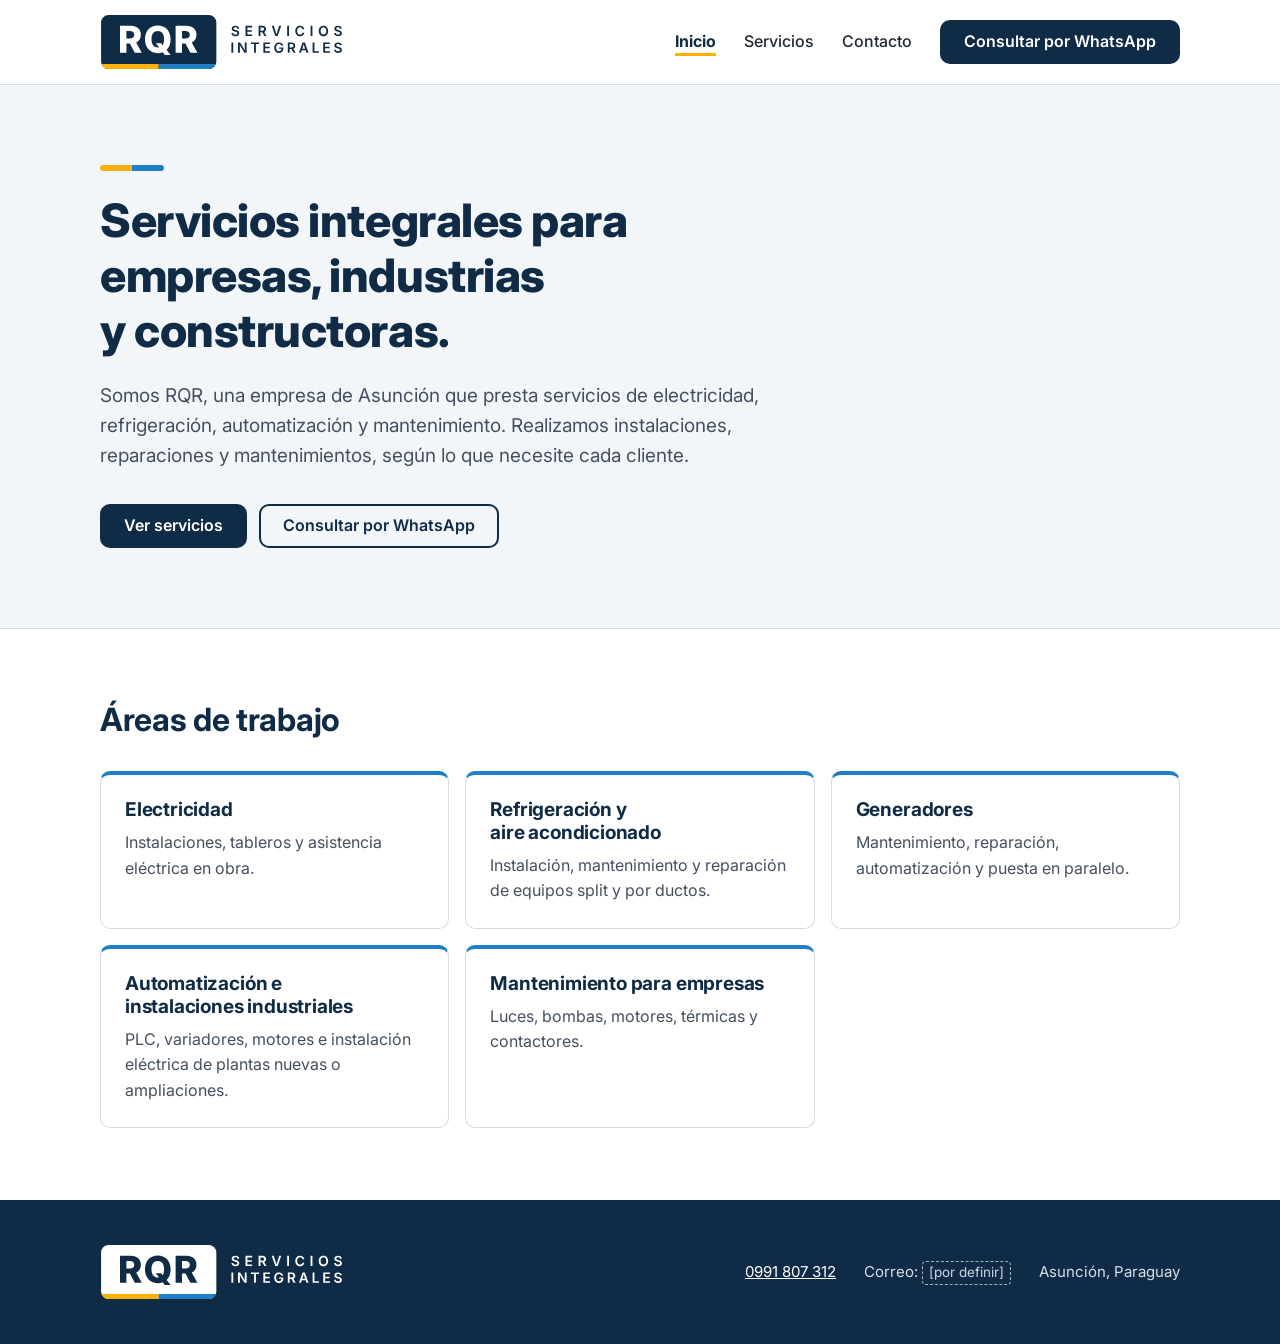
<file: index.html>
<!doctype html>
<html lang="es-PY">
<head>
<meta charset="utf-8">
<meta name="viewport" content="width=device-width, initial-scale=1">
<title>RQR | Servicios integrales, generadores y automatización</title>
<meta name="description" content="Somos una empresa que brinda servicios integrales de electricidad, refrigeración, generadores y automatización para empresas, industrias y constructoras. Asunción, Paraguay.">
<link rel="icon" href="logos/RQR_icono-R_color.svg" type="image/svg+xml">
<link rel="icon" href="logos/RQR_icono-R_color.png" type="image/png">
<link rel="apple-touch-icon" href="logos/RQR_icono-R_color.png">
<link rel="preconnect" href="https://fonts.googleapis.com">
<link rel="preconnect" href="https://fonts.gstatic.com" crossorigin>
<link href="https://fonts.googleapis.com/css2?family=Inter:wght@400;500;600;700;800&display=swap" rel="stylesheet">
<link rel="stylesheet" href="estilos.css">
<script src="menu.js" defer></script>
</head>
<body>

<header class="encabezado">
  <div class="contenedor">
    <a class="logo" href="index.html"><img src="logos/RQR_logo_color.svg" alt="RQR Servicios integrales, ir a Inicio" width="451" height="104"></a>
    <button class="abrir-menu" type="button" aria-label="Menú" aria-expanded="false" aria-controls="menu">
      <svg viewBox="0 0 24 24" fill="none" stroke="currentColor" stroke-width="2" stroke-linecap="round"><path d="M4 7h16M4 12h16M4 17h16"/></svg>
    </button>
    <nav class="menu" id="menu" aria-label="Páginas">
      <a href="index.html" aria-current="page">Inicio</a>
      <a href="servicios.html">Servicios</a>
      <a href="contacto.html">Contacto</a>
      <a class="boton" href="https://wa.me/595991807312?text=Hola%2C%20quisiera%20consultar%20por%20un%20servicio." target="_blank" rel="noopener">Consultar por WhatsApp</a>
    </nav>
  </div>
</header>

<main>
  <section class="portada">
    <div class="contenedor">
      <span class="detalle" aria-hidden="true"></span>
      <h1>Servicios integrales para empresas, industrias y constructoras.</h1>
      <p>Somos RQR, una empresa de Asunción que presta servicios de electricidad, refrigeración, automatización y mantenimiento. Realizamos instalaciones, reparaciones y mantenimientos, según lo que necesite cada cliente.</p>
      <div class="acciones">
        <a class="boton" href="servicios.html">Ver servicios</a>
        <a class="boton boton-secundario" href="https://wa.me/595991807312?text=Hola%2C%20quisiera%20consultar%20por%20un%20servicio." target="_blank" rel="noopener">Consultar por WhatsApp</a>
      </div>
    </div>
  </section>

  <section class="seccion">
    <div class="contenedor">
      <h2 class="titulo-seccion">Áreas de trabajo</h2>
      <ul class="areas">
        <li><a href="servicios.html#electricidad"><h3>Electricidad</h3><p>Instalaciones, tableros y asistencia eléctrica en obra.</p></a></li>
        <li><a href="servicios.html#refrigeracion"><h3>Refrigeración y aire acondicionado</h3><p>Instalación, mantenimiento y reparación de equipos split y por ductos.</p></a></li>
        <li><a href="servicios.html#generadores"><h3>Generadores</h3><p>Mantenimiento, reparación, automatización y puesta en paralelo.</p></a></li>
        <li><a href="servicios.html#automatizacion"><h3>Automatización e instalaciones industriales</h3><p>PLC, variadores, motores e instalación eléctrica de plantas nuevas o ampliaciones.</p></a></li>
        <li><a href="servicios.html#mantenimiento"><h3>Mantenimiento para empresas</h3><p>Luces, bombas, motores, térmicas y contactores.</p></a></li>
      </ul>
    </div>
  </section>
</main>

<footer class="pie">
  <div class="contenedor">
    <img src="logos/RQR_logo_fondo-oscuro.svg" alt="RQR Servicios integrales" width="451" height="104">
    <ul>
      <li><a href="tel:+595991807312">0991 807 312</a></li>
      <li>Correo: <span class="pendiente">[por definir]</span></li>
      <li>Asunción, Paraguay</li>
    </ul>
  </div>
</footer>

</body>
</html>
</file>
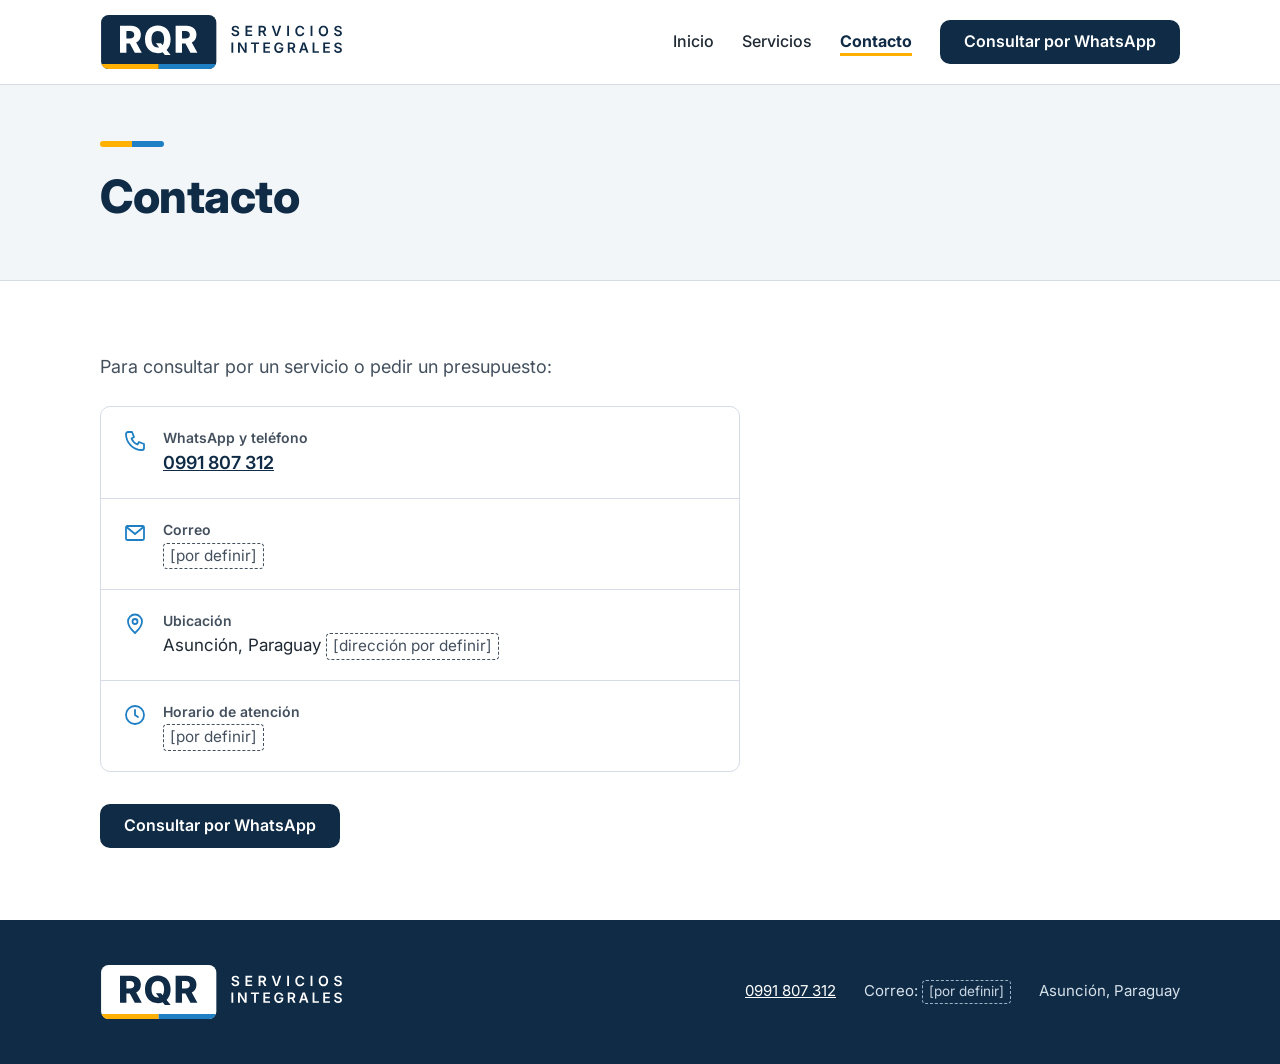
<file: contacto.html>
<!doctype html>
<html lang="es-PY">
<head>
<meta charset="utf-8">
<meta name="viewport" content="width=device-width, initial-scale=1">
<title>Contacto | RQR</title>
<link rel="icon" href="logos/RQR_icono-R_color.svg" type="image/svg+xml">
<link rel="icon" href="logos/RQR_icono-R_color.png" type="image/png">
<link rel="apple-touch-icon" href="logos/RQR_icono-R_color.png">
<link rel="preconnect" href="https://fonts.googleapis.com">
<link rel="preconnect" href="https://fonts.gstatic.com" crossorigin>
<link href="https://fonts.googleapis.com/css2?family=Inter:wght@400;500;600;700;800&display=swap" rel="stylesheet">
<link rel="stylesheet" href="estilos.css">
<script src="menu.js" defer></script>
</head>
<body>

<header class="encabezado">
  <div class="contenedor">
    <a class="logo" href="index.html"><img src="logos/RQR_logo_color.svg" alt="RQR Servicios integrales, ir a Inicio" width="451" height="104"></a>
    <button class="abrir-menu" type="button" aria-label="Menú" aria-expanded="false" aria-controls="menu">
      <svg viewBox="0 0 24 24" fill="none" stroke="currentColor" stroke-width="2" stroke-linecap="round"><path d="M4 7h16M4 12h16M4 17h16"/></svg>
    </button>
    <nav class="menu" id="menu" aria-label="Páginas">
      <a href="index.html">Inicio</a>
      <a href="servicios.html">Servicios</a>
      <a href="contacto.html" aria-current="page">Contacto</a>
      <a class="boton" href="https://wa.me/595991807312?text=Hola%2C%20quisiera%20consultar%20por%20un%20servicio." target="_blank" rel="noopener">Consultar por WhatsApp</a>
    </nav>
  </div>
</header>

<main>
  <section class="titulo-pagina">
    <div class="contenedor">
      <span class="detalle" aria-hidden="true"></span>
      <h1>Contacto</h1>
    </div>
  </section>

  <section class="seccion">
    <div class="contenedor">
      <p class="intro-contacto">Para consultar por un servicio o pedir un presupuesto:</p>
      <ul class="datos">
        <li>
          <svg viewBox="0 0 24 24" fill="none" stroke="currentColor" stroke-width="1.8" stroke-linejoin="round" aria-hidden="true"><path d="M5 3h4l2 5-2.5 1.5a11 11 0 0 0 6 6L16 13l5 2v4a2 2 0 0 1-2 2A16 16 0 0 1 3 5a2 2 0 0 1 2-2z"/></svg>
          <span><small>WhatsApp y teléfono</small><a href="tel:+595991807312">0991 807 312</a></span>
        </li>
        <li>
          <svg viewBox="0 0 24 24" fill="none" stroke="currentColor" stroke-width="1.8" stroke-linejoin="round" aria-hidden="true"><rect x="3" y="5" width="18" height="14" rx="1.5"/><path d="m3.5 6 8.5 7 8.5-7"/></svg>
          <!-- Cuando esté el correo: <a href="mailto:CORREO">CORREO</a> -->
          <span><small>Correo</small><span class="pendiente">[por definir]</span></span>
        </li>
        <li>
          <svg viewBox="0 0 24 24" fill="none" stroke="currentColor" stroke-width="1.8" aria-hidden="true"><path d="M12 21s-7-6.2-7-11.5a7 7 0 0 1 14 0C19 14.8 12 21 12 21z"/><circle cx="12" cy="9.5" r="2.5"/></svg>
          <span><small>Ubicación</small>Asunción, Paraguay <span class="pendiente">[dirección por definir]</span></span>
        </li>
        <li>
          <svg viewBox="0 0 24 24" fill="none" stroke="currentColor" stroke-width="1.8" stroke-linecap="round" aria-hidden="true"><circle cx="12" cy="12" r="9"/><path d="M12 7v5l3 2"/></svg>
          <span><small>Horario de atención</small><span class="pendiente">[por definir]</span></span>
        </li>
      </ul>
      <a class="boton" href="https://wa.me/595991807312?text=Hola%2C%20quisiera%20consultar%20por%20un%20servicio." target="_blank" rel="noopener">Consultar por WhatsApp</a>
    </div>
  </section>
</main>

<footer class="pie">
  <div class="contenedor">
    <img src="logos/RQR_logo_fondo-oscuro.svg" alt="RQR Servicios integrales" width="451" height="104">
    <ul>
      <li><a href="tel:+595991807312">0991 807 312</a></li>
      <li>Correo: <span class="pendiente">[por definir]</span></li>
      <li>Asunción, Paraguay</li>
    </ul>
  </div>
</footer>

</body>
</html>
</file>
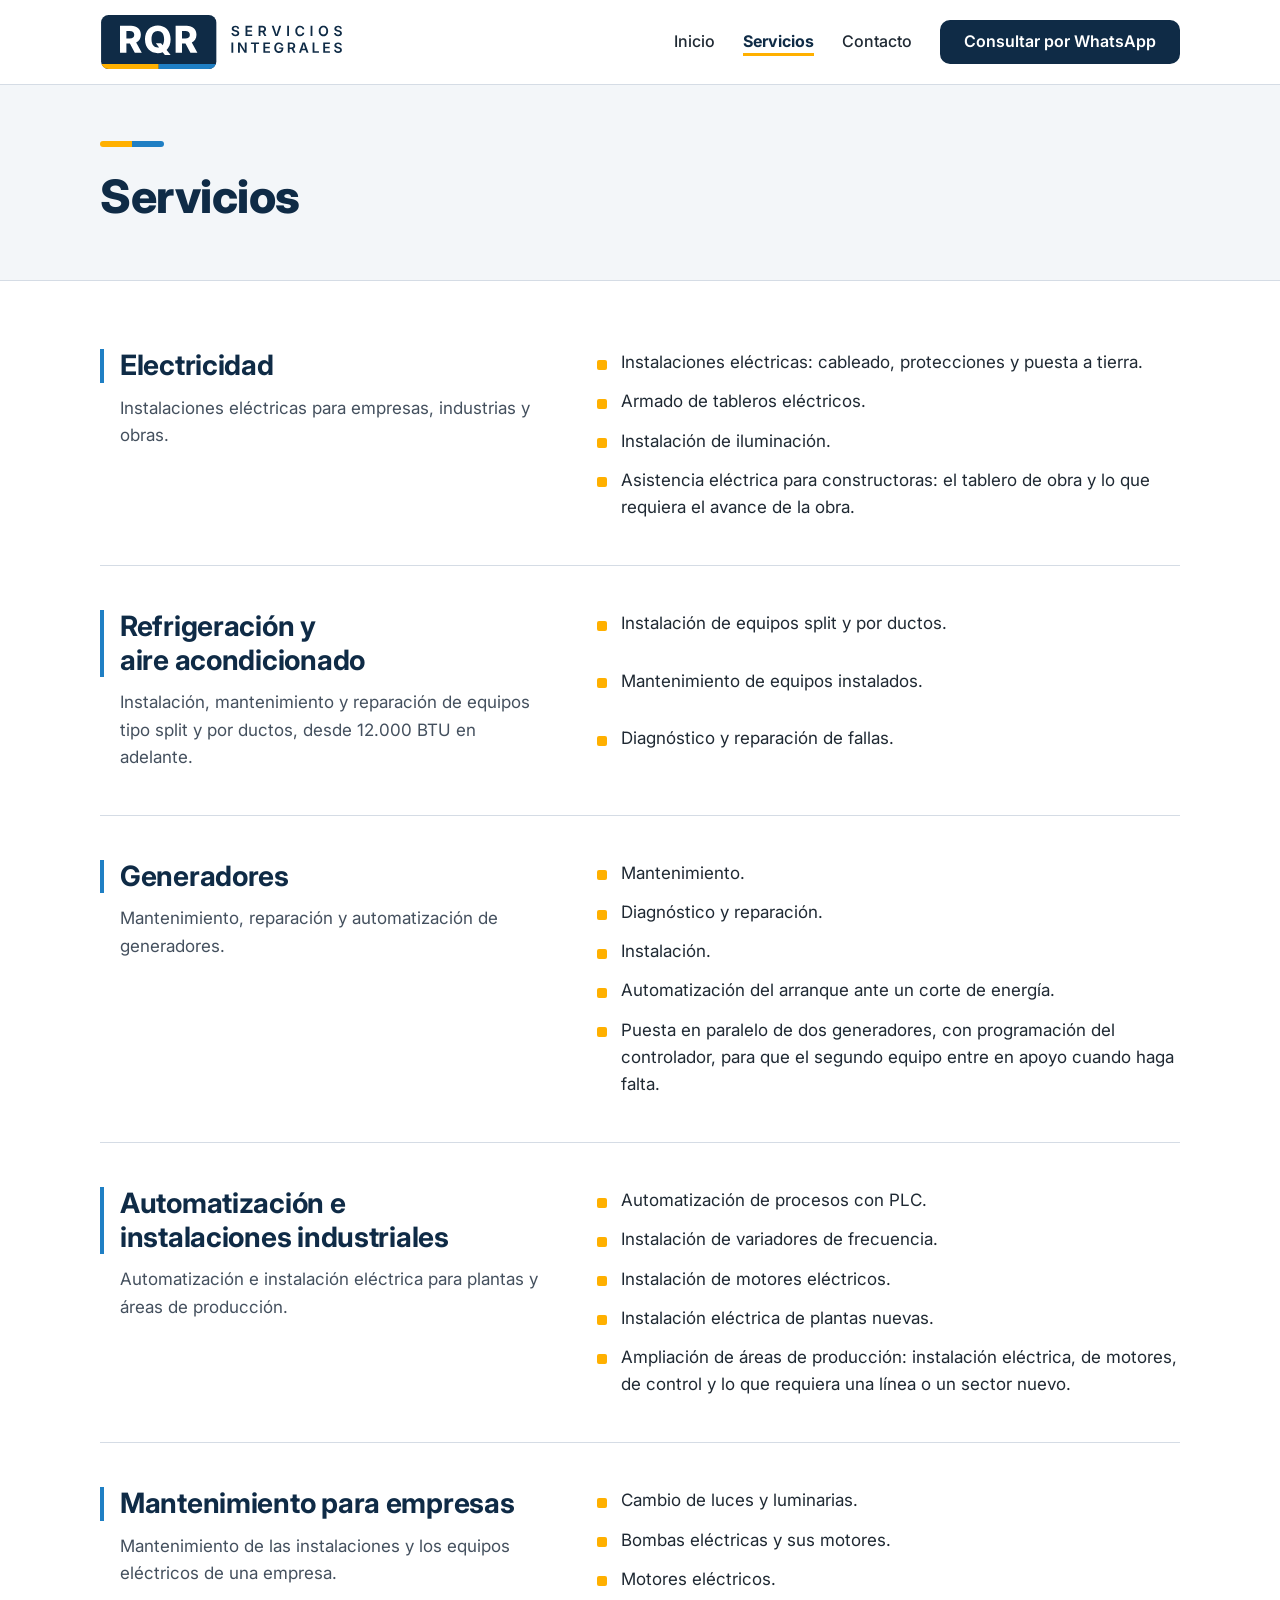
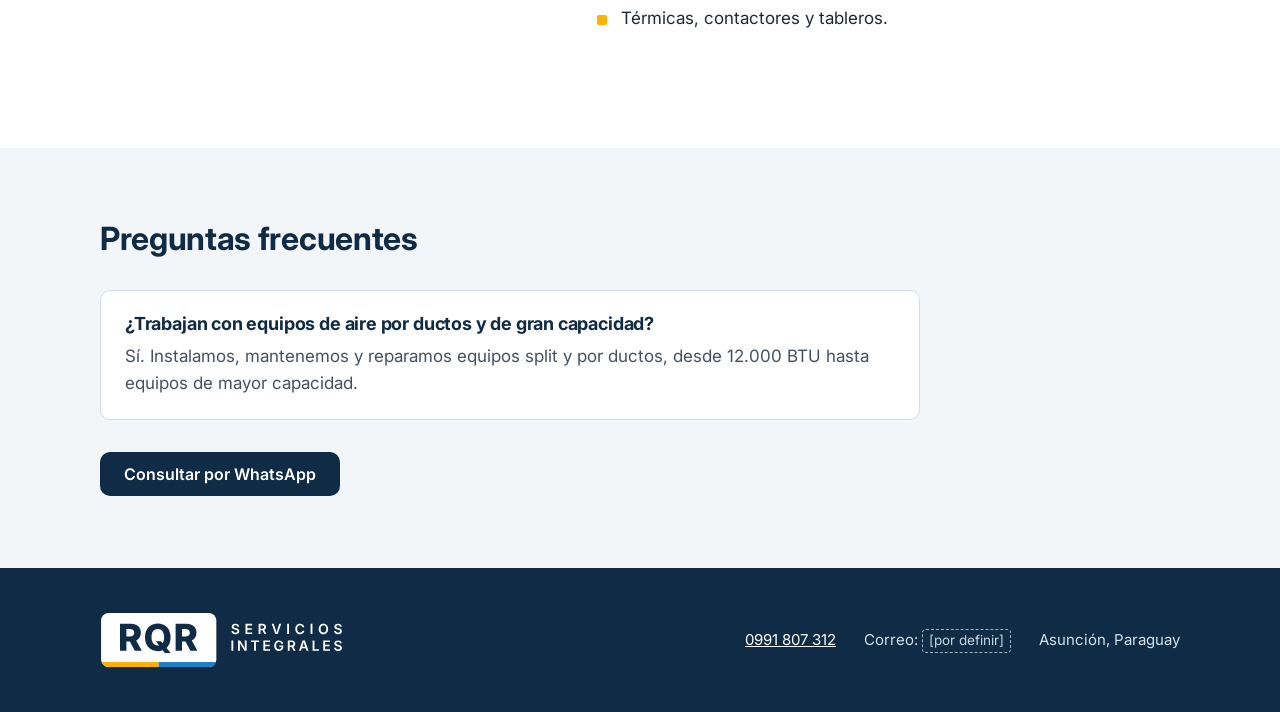
<file: servicios.html>
<!doctype html>
<html lang="es-PY">
<head>
<meta charset="utf-8">
<meta name="viewport" content="width=device-width, initial-scale=1">
<title>Servicios | RQR</title>
<meta name="description" content="Instalación, mantenimiento y reparación de sistemas eléctricos, de refrigeración, generadores y automatización.">
<link rel="icon" href="logos/RQR_icono-R_color.svg" type="image/svg+xml">
<link rel="icon" href="logos/RQR_icono-R_color.png" type="image/png">
<link rel="apple-touch-icon" href="logos/RQR_icono-R_color.png">
<link rel="preconnect" href="https://fonts.googleapis.com">
<link rel="preconnect" href="https://fonts.gstatic.com" crossorigin>
<link href="https://fonts.googleapis.com/css2?family=Inter:wght@400;500;600;700;800&display=swap" rel="stylesheet">
<link rel="stylesheet" href="estilos.css">
<script src="menu.js" defer></script>
</head>
<body>

<header class="encabezado">
  <div class="contenedor">
    <a class="logo" href="index.html"><img src="logos/RQR_logo_color.svg" alt="RQR Servicios integrales, ir a Inicio" width="451" height="104"></a>
    <button class="abrir-menu" type="button" aria-label="Menú" aria-expanded="false" aria-controls="menu">
      <svg viewBox="0 0 24 24" fill="none" stroke="currentColor" stroke-width="2" stroke-linecap="round"><path d="M4 7h16M4 12h16M4 17h16"/></svg>
    </button>
    <nav class="menu" id="menu" aria-label="Páginas">
      <a href="index.html">Inicio</a>
      <a href="servicios.html" aria-current="page">Servicios</a>
      <a href="contacto.html">Contacto</a>
      <a class="boton" href="https://wa.me/595991807312?text=Hola%2C%20quisiera%20consultar%20por%20un%20servicio." target="_blank" rel="noopener">Consultar por WhatsApp</a>
    </nav>
  </div>
</header>

<main>
  <section class="titulo-pagina">
    <div class="contenedor">
      <span class="detalle" aria-hidden="true"></span>
      <h1>Servicios</h1>
    </div>
  </section>

  <section class="seccion" style="padding-top:24px">
    <div class="contenedor">

      <article class="servicio" id="electricidad">
        <div>
          <h2>Electricidad</h2>
          <p class="resumen">Instalaciones eléctricas para empresas, industrias y obras.</p>
        </div>
        <ul>
          <li>Instalaciones eléctricas: cableado, protecciones y puesta a tierra.</li>
          <li>Armado de tableros eléctricos.</li>
          <li>Instalación de iluminación.</li>
          <li>Asistencia eléctrica para constructoras: el tablero de obra y lo que requiera el avance de la obra.</li>
        </ul>
      </article>

      <article class="servicio" id="refrigeracion">
        <div>
          <h2>Refrigeración y aire acondicionado</h2>
          <p class="resumen">Instalación, mantenimiento y reparación de equipos tipo split y por ductos, desde 12.000 BTU en adelante.</p>
        </div>
        <ul>
          <li>Instalación de equipos split y por ductos.</li>
          <li>Mantenimiento de equipos instalados.</li>
          <li>Diagnóstico y reparación de fallas.</li>
        </ul>
      </article>

      <article class="servicio" id="generadores">
        <div>
          <h2>Generadores</h2>
          <p class="resumen">Mantenimiento, reparación y automatización de generadores.</p>
        </div>
        <ul>
          <li>Mantenimiento.</li>
          <li>Diagnóstico y reparación.</li>
          <li>Instalación.</li>
          <li>Automatización del arranque ante un corte de energía.</li>
          <li>Puesta en paralelo de dos generadores, con programación del controlador, para que el segundo equipo entre en apoyo cuando haga falta.</li>
        </ul>
      </article>

      <article class="servicio" id="automatizacion">
        <div>
          <h2>Automatización e instalaciones industriales</h2>
          <p class="resumen">Automatización e instalación eléctrica para plantas y áreas de producción.</p>
        </div>
        <ul>
          <li>Automatización de procesos con PLC.</li>
          <li>Instalación de variadores de frecuencia.</li>
          <li>Instalación de motores eléctricos.</li>
          <li>Instalación eléctrica de plantas nuevas.</li>
          <li>Ampliación de áreas de producción: instalación eléctrica, de motores, de control y lo que requiera una línea o un sector nuevo.</li>
        </ul>
      </article>

      <article class="servicio" id="mantenimiento">
        <div>
          <h2>Mantenimiento para empresas</h2>
          <p class="resumen">Mantenimiento de las instalaciones y los equipos eléctricos de una empresa.</p>
        </div>
        <ul>
          <li>Cambio de luces y luminarias.</li>
          <li>Bombas eléctricas y sus motores.</li>
          <li>Motores eléctricos.</li>
          <li>Térmicas, contactores y tableros.</li>
        </ul>
      </article>

    </div>
  </section>

  <!-- Preguntas frecuentes: provisorio, Hugo las va a revisar -->
  <section class="seccion seccion-gris">
    <div class="contenedor">
      <h2 class="titulo-seccion">Preguntas frecuentes</h2>
      <div class="pregunta">
        <h3>¿Trabajan con equipos de aire por ductos y de gran capacidad?</h3>
        <p>Sí. Instalamos, mantenemos y reparamos equipos split y por ductos, desde 12.000 BTU hasta equipos de mayor capacidad.</p>
      </div>
      <div class="acciones" style="margin-top:32px">
        <a class="boton" href="https://wa.me/595991807312?text=Hola%2C%20quisiera%20consultar%20por%20un%20servicio." target="_blank" rel="noopener">Consultar por WhatsApp</a>
      </div>
    </div>
  </section>
</main>

<footer class="pie">
  <div class="contenedor">
    <img src="logos/RQR_logo_fondo-oscuro.svg" alt="RQR Servicios integrales" width="451" height="104">
    <ul>
      <li><a href="tel:+595991807312">0991 807 312</a></li>
      <li>Correo: <span class="pendiente">[por definir]</span></li>
      <li>Asunción, Paraguay</li>
    </ul>
  </div>
</footer>

</body>
</html>
</file>
<file: estilos.css>
/* RQR · Servicios integrales — estilos compartidos por las tres páginas */
:root{
  --marino:#0F2B46;   /* títulos, botones, pie */
  --azul:#1F7FC4;     /* líneas y detalles (no para texto chico sobre blanco) */
  --ambar:#FFB000;    /* solo detalles gráficos, nunca texto */
  --grafito:#44505E;  /* textos secundarios */
  --texto:#1F2933;    /* texto principal */
  --fondo:#F3F6F9;
  --fondo-2:#EEF1F5;
  --linea:#D5DCE5;
  --blanco:#FFFFFF;
  --letra:"Inter",-apple-system,"Segoe UI",Roboto,Helvetica,Arial,sans-serif;
}
*{box-sizing:border-box;}
html{scroll-behavior:smooth; scroll-padding-top:96px;}
body{margin:0; background:var(--blanco); color:var(--texto); font-family:var(--letra); font-size:17px; line-height:1.6; -webkit-font-smoothing:antialiased;}
img{display:block; max-width:100%;}
a{color:var(--marino);}
.contenedor{max-width:1120px; margin:0 auto; padding:0 20px;}
h1,h2,h3{color:var(--marino); line-height:1.2; margin:0; text-wrap:balance; letter-spacing:-.01em;}
h1{font-size:clamp(30px,5vw,46px); font-weight:800;}
h2{font-size:clamp(24px,3.4vw,32px); font-weight:700;}
h3{font-size:20px; font-weight:700;}
p{margin:0;}

/* Marcador de datos pendientes */
.pendiente{display:inline-block; border:1.5px dashed var(--grafito); color:var(--grafito); font-size:.9em; padding:0 6px; border-radius:4px; white-space:nowrap;}

/* Botones */
.boton{display:inline-flex; align-items:center; justify-content:center; gap:10px; min-height:44px; padding:10px 22px; border-radius:10px; border:2px solid var(--marino); background:var(--marino); color:var(--blanco); font:600 16px/1.2 var(--letra); text-decoration:none; cursor:pointer;}
.boton:hover{background:#163A5C; border-color:#163A5C;}
.boton svg{width:20px; height:20px; flex:0 0 auto;}
.boton-secundario{background:transparent; color:var(--marino);}
.boton-secundario:hover{background:var(--fondo-2); border-color:var(--marino);}

/* Encabezado */
.encabezado{position:sticky; top:0; z-index:20; background:var(--blanco); border-bottom:1px solid var(--linea);}
.encabezado .contenedor{display:flex; align-items:center; gap:24px; min-height:84px;}
.logo{display:block; padding:14px 0; margin-right:auto;}
.logo img{height:56px; width:auto; min-width:160px;}
.menu{display:flex; align-items:center; gap:28px;}
.menu a{text-decoration:none; color:var(--texto); font-weight:500; font-size:16px;}
.menu a:hover{color:var(--marino); text-decoration:underline; text-underline-offset:6px; text-decoration-color:var(--azul); text-decoration-thickness:2px;}
.menu a[aria-current="page"]{color:var(--marino); font-weight:700; text-decoration:underline; text-underline-offset:6px; text-decoration-color:var(--ambar); text-decoration-thickness:3px;}
.menu .boton{color:var(--blanco); font-weight:600;}
.menu .boton:hover{text-decoration:none;}
.abrir-menu{display:none; min-height:44px; min-width:44px; border:1px solid var(--linea); border-radius:10px; background:var(--blanco); color:var(--marino); cursor:pointer; padding:0 10px;}
.abrir-menu svg{width:24px; height:24px; display:block; margin:auto;}

@media (max-width:860px){
  .encabezado .contenedor{min-height:72px;}
  .logo img{height:48px;}
  .abrir-menu{display:block;}
  .menu{display:none; position:absolute; left:0; right:0; top:100%; background:var(--blanco); border-bottom:1px solid var(--linea); flex-direction:column; align-items:stretch; gap:0; padding:8px 20px 20px; box-shadow:0 12px 24px rgba(15,43,70,.08);}
  .menu.abierto{display:flex;}
  .menu a{padding:12px 0; border-bottom:1px solid var(--linea);}
  .menu .boton{margin-top:14px; border-bottom:2px solid var(--marino);}
}

/* Bloques */
.seccion{padding:72px 0;}
.seccion-gris{background:var(--fondo);}
.portada{background:var(--fondo); border-bottom:1px solid var(--linea); padding:80px 0;}
.portada h1{max-width:20ch;}
.portada p{max-width:60ch; color:var(--grafito); font-size:19px; margin:22px 0 32px;}
.acciones{display:flex; flex-wrap:wrap; gap:12px;}
.detalle{display:block; width:64px; height:6px; margin:0 0 22px; background:linear-gradient(90deg,var(--ambar) 50%,var(--azul) 50%); border-radius:3px;}
.titulo-seccion{margin:0 0 32px;}
.titulo-pagina{background:var(--fondo); border-bottom:1px solid var(--linea); padding:56px 0;}

/* Áreas de trabajo (Inicio) */
.areas{display:grid; gap:16px; grid-template-columns:1fr; list-style:none; margin:0; padding:0;}
@media (min-width:640px){ .areas{grid-template-columns:repeat(2,1fr);} }
@media (min-width:1000px){ .areas{grid-template-columns:repeat(3,1fr);} }
.areas a{display:flex; flex-direction:column; height:100%; gap:8px; padding:24px; background:var(--blanco); border:1px solid var(--linea); border-top:4px solid var(--azul); border-radius:10px; text-decoration:none; color:var(--texto);}
.areas a:hover{border-color:var(--marino); border-top-color:var(--ambar);}
.areas h3{font-size:19px;}
.areas p{color:var(--grafito); font-size:16px;}

/* Servicios */
.servicio{display:grid; gap:20px 48px; padding:44px 0; border-bottom:1px solid var(--linea);}
.servicio:last-child{border-bottom:0;}
@media (min-width:900px){ .servicio{grid-template-columns:1fr 1.3fr;} }
.servicio h2{font-size:clamp(22px,3vw,28px); padding-left:16px; border-left:4px solid var(--azul);}
.servicio .resumen{color:var(--grafito); margin-top:12px; padding-left:20px;}
.servicio ul{list-style:none; margin:0; padding:0; display:grid; gap:12px;}
.servicio li{position:relative; padding-left:24px;}
.servicio li::before{content:""; position:absolute; left:0; top:.62em; width:10px; height:10px; border-radius:2px; background:var(--ambar);}

.pregunta{background:var(--blanco); border:1px solid var(--linea); border-radius:10px; padding:22px 24px; max-width:820px;}
.pregunta h3{font-size:18px; margin-bottom:8px;}
.pregunta p{color:var(--grafito);}

/* Contacto */
.datos{list-style:none; margin:0 0 32px; padding:0; display:grid; gap:0; max-width:640px; background:var(--blanco); border:1px solid var(--linea); border-radius:10px;}
.datos li{display:flex; gap:16px; align-items:flex-start; padding:20px 22px; border-bottom:1px solid var(--linea);}
.datos li:last-child{border-bottom:0;}
.datos svg{width:24px; height:24px; color:var(--azul); flex:0 0 auto; margin-top:2px;}
.datos small{display:block; color:var(--grafito); font-size:14px; font-weight:600;}
.datos a{font-weight:600; font-size:18px;}
.intro-contacto{color:var(--grafito); margin:0 0 24px; font-size:18px;}

/* Pie */
.pie{background:var(--marino); color:#D7E1EA; padding:44px 0;}
.pie .contenedor{display:flex; flex-wrap:wrap; align-items:center; justify-content:space-between; gap:28px;}
.pie img{height:56px; width:auto; min-width:160px;}
.pie ul{list-style:none; margin:0; padding:0; display:flex; flex-wrap:wrap; gap:10px 28px; font-size:15px;}
.pie a{color:var(--blanco);}
.pie .pendiente{border-color:#9FB3C6; color:#C9D6E2;}
</file>
